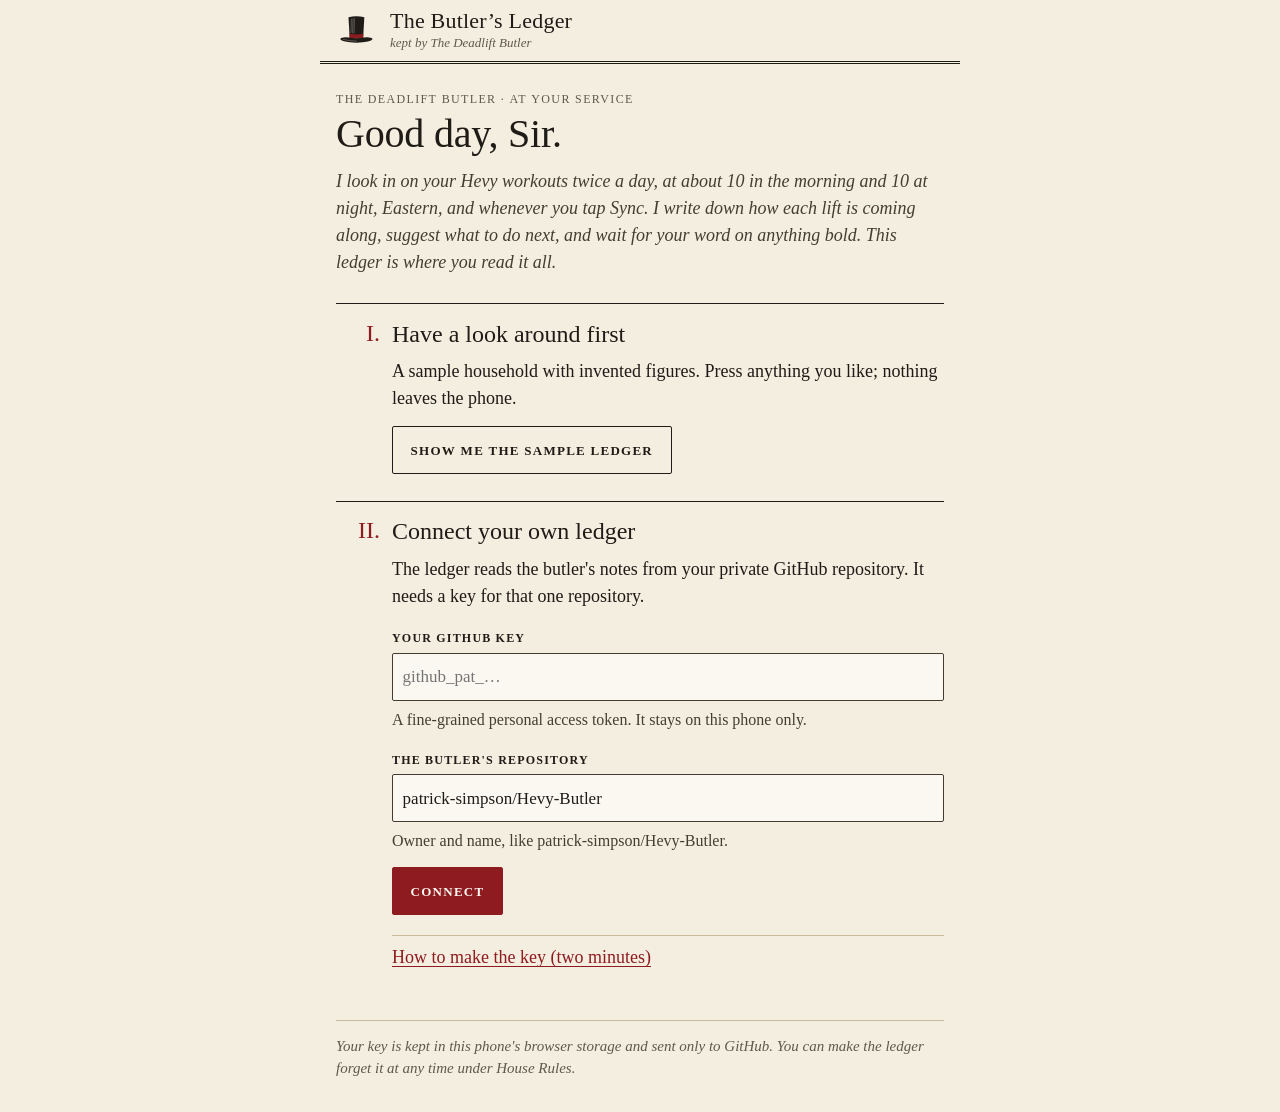
<file: index.html>
<!doctype html>
<html lang="en-US">
<head>
  <meta charset="utf-8">
  <meta name="viewport" content="width=device-width, initial-scale=1, viewport-fit=cover">
  <meta http-equiv="Content-Security-Policy" content="default-src 'self'; script-src 'self'; style-src 'self' https://fonts.googleapis.com; font-src https://fonts.gstatic.com; img-src 'self' data:; connect-src 'self' https://api.github.com; manifest-src 'self'; worker-src 'self'; base-uri 'self'; form-action 'none'; object-src 'none'">
  <meta name="referrer" content="no-referrer">
  <meta name="theme-color" content="#F4EEE1">
  <meta name="color-scheme" content="light">
  <meta name="description" content="The Butler's Ledger: the phone companion to The Deadlift Butler, who keeps an eye on your Hevy workouts.">
  <title>The Butler's Ledger</title>
  <link rel="manifest" href="manifest.webmanifest">
  <link rel="icon" href="icons/icon.svg" type="image/svg+xml">
  <link rel="icon" href="icons/icon-192.png" sizes="192x192" type="image/png">
  <link rel="apple-touch-icon" href="icons/icon-180.png">
  <link rel="preconnect" href="https://fonts.googleapis.com">
  <link rel="preconnect" href="https://fonts.gstatic.com" crossorigin>
  <link rel="stylesheet" href="https://fonts.googleapis.com/css2?family=IM+Fell+English:ital@0;1&family=Source+Serif+4:ital,opsz,wght@0,8..60,400;0,8..60,600;1,8..60,400&display=swap">
  <script src="js/boot.js?b=ledger-v6"></script>
  <link rel="stylesheet" href="styles.css">
  <script type="module" src="js/app.js"></script>
</head>
<body data-route="welcome">
  <a class="skip" href="#main">Skip to the page</a>

  <div class="top">
    <header class="masthead">
      <button id="hat" class="hat" type="button" aria-label="Ring for the butler">
        <svg viewBox="0 0 64 64" aria-hidden="true" focusable="false">
          <path class="hat-crown" d="M19.6 11.2 Q32 8.2 44.4 11.2 L42.6 43.4 Q32 45.4 21.4 43.4 Z"/>
          <path class="hat-band" d="M21.1 37.2 Q32 39.4 42.9 37.2 L42.6 43.4 Q32 45.4 21.4 43.4 Z"/>
          <path class="hat-brim" d="M6.5 45.6 Q8.6 41.6 20.6 43 Q32 45.6 43.4 43 Q55.4 41.6 57.5 45.6 Q55 50.6 32 51.2 Q9 50.6 6.5 45.6 Z"/>
          <g class="hat-hatch">
            <path d="M24.2 14.4 L23.4 35.4"/>
            <path d="M26.6 13.9 L26.0 35.9"/>
            <path d="M28.8 13.6 L28.4 36.2"/>
            <path d="M11.5 46.2 Q20 48.6 32 48.8"/>
          </g>
        </svg>
      </button>
      <div class="mast-title">
        <p class="mast-name">The Butler’s Ledger</p>
        <p class="mast-sub">kept by The Deadlift Butler</p>
      </div>
      <button id="sync" class="sync" type="button" aria-label="Sync: have the butler check Hevy now" hidden>
        <svg viewBox="0 0 24 24" aria-hidden="true" focusable="false"><path d="M19.2 8.6 A8 8 0 1 0 20 13.4"/><path d="M19.6 3.8 L19.4 8.9 L14.4 8.6"/></svg>
        <span class="sync-word" aria-hidden="true">Sync</span>
      </button>
    </header>
    <div id="demo-marker" class="demo-marker" hidden>
      <p><span class="demo-word">Sample household</span> · invented figures</p>
      <button id="leave-demo" type="button" class="link-btn">Leave</button>
    </div>
    <p id="loading" class="loading" role="status" aria-live="polite" hidden></p>
    <p id="pull" class="pull" aria-hidden="true" hidden></p>
  </div>

  <main id="main" tabindex="-1">
    <noscript><p class="page">The butler regrets that this ledger needs JavaScript switched on.</p></noscript>
  </main>

  <p id="slip" class="slip" role="status" aria-live="polite" hidden></p>

  <nav id="tabs" class="tabs" aria-label="Sections of the ledger" hidden>
    <a class="tab" data-route="ledger" href="#/ledger"><span class="tab-num" aria-hidden="true">I</span><span class="tab-name">Ledger</span></a>
    <a class="tab" data-route="awaiting" href="#/awaiting"><span class="tab-num" aria-hidden="true">II<span id="awaiting-count" class="tab-count num" hidden></span></span><span class="tab-name">Awaiting</span></a>
    <a class="tab" data-route="ask" href="#/ask" aria-label="Ask: a word with the butler"><span class="tab-num" aria-hidden="true">III</span><span class="tab-name">Ask</span></a>
    <a class="tab" data-route="book" href="#/book"><span class="tab-num" aria-hidden="true">IV</span><span class="tab-name">Book</span></a>
    <a class="tab" data-route="rules" href="#/rules"><span class="tab-num" aria-hidden="true">V</span><span class="tab-name">Rules</span></a>
  </nav>

  <dialog id="letter" class="letter-dialog" aria-label="A letter from the butler"></dialog>
</body>
</html>
</file>
<file: styles.css>
/* ==========================================================================
   The Butler's Ledger
   --------------------------------------------------------------------------
   TYPE
   - Display: IM Fell English. The Fell types are cut from the 17th-century
     founts Bishop John Fell left to Oxford; Igino Marini's revival keeps the
     slightly uneven, inked edges of letterpress. It reads as "household book
     kept by hand", not "luxury brand", and it is only ever used large
     (headings, numerals, the diary), where its roughness is charm, not noise.
   - Text: Source Serif 4. A sturdy transitional serif with optical sizes,
     open counters and a large x-height, so it stays legible at 4 AM on a
     small Android screen. It also has real tabular lining figures (for every
     number we line up) and old-style figures (for numbers inside prose).
   - Labels: Source Serif 4 in all-small-caps, letter-spaced, like the ruled
     column heads of a ledger.
   We avoid the usual suspects (Inter/Roboto/Poppins, Playfair + a sans).

   COLOUR (light only, by the owner's choice)
   Paper, ink, one oxblood/wax red for action and emphasis, a faded ledger
   green for "climbing" and a muted ochre for "stalled". Every text colour
   below passes WCAG AA (4.5:1) on --paper; see the ratios in the comments.

   HABITS OF MACHINE-MADE UI WE STEERED AROUND
   No purple/blue gradients, glass, glows or soft-shadowed rounded cards in a
   grid; no pill badges, sparkles or emoji standing in for icons; no centred
   hero text. Instead: hairline and double rules, a margin column with a red
   double line, small-caps column heads, tabular figures, one accent colour,
   square-cornered buttons, and pen-drawn SVG marks and charts.
   ========================================================================== */

:root {
  --ledger-build: "ledger-v6";   /* must match sw.js VERSION; see tools/bump_version.py */
  --paper: #F4EEE1;
  --paper-light: #FBF8F1;     /* memos, inputs: a fresher sheet */
  --paper-deep: #E9DFC9;      /* section tabs not in use */
  --paper-edge: #D8CAAA;
  --ink: #1F1B16;             /* 14.8:1 on paper */
  --ink-2: #463D32;           /* 9.2:1 */
  --ink-3: #62584A;           /* 6.0:1 (meta text; 5.3:1 on the tab bar) */
  --rule: #C9BA98;            /* hairlines (decorative) */
  --rule-feint: #BFCBD2;      /* the diary's blue feint lines (decorative) */
  --red: #8E1B1F;             /* oxblood, 7.8:1 */
  --red-rule: #C98A80;        /* the margin's double red line (decorative) */
  --green: #2D5737;           /* ledger green, 7.2:1 */
  --ochre: #7A560D;           /* muted ochre, 5.7:1 */
  --wax: #9B2226;

  --font-display: "IM Fell English", "Iowan Old Style", "Palatino Linotype", Georgia, serif;
  --font-text: "Source Serif 4", "Source Serif Pro", "Iowan Old Style", Georgia, serif;

  --lh: 1.6875rem;            /* the baseline unit: 27px with 18px text */
  --margin: 2.75rem;          /* the ledger's left margin column */
  --gap: 0.75rem;
  --gutter: max(16px, env(safe-area-inset-left));
  --gutter-r: max(16px, env(safe-area-inset-right));
  --tabs-h: 3.75rem;
  --measure: 40rem;
  color-scheme: light;
}

*, *::before, *::after { box-sizing: border-box; }
[hidden] { display: none !important; }

html {
  overscroll-behavior-y: contain;   /* our own pull-to-refresh, not the browser's reload */
  -webkit-text-size-adjust: 100%;
  text-size-adjust: 100%;
  background: var(--paper);
}

body {
  margin: 0;
  min-height: 100vh;
  background: var(--paper);
  color: var(--ink);
  font-family: var(--font-text);
  font-size: 1.125rem;          /* 18px */
  line-height: var(--lh);
  font-optical-sizing: auto;
  font-variant-numeric: oldstyle-nums proportional-nums;
  font-kerning: normal;
  -webkit-tap-highlight-color: transparent;
  padding-bottom: calc(var(--tabs-h) + env(safe-area-inset-bottom) + 1rem);
  overflow-x: hidden;
}

body[data-route="welcome"] { padding-bottom: calc(env(safe-area-inset-bottom) + 2rem); }

p, ul, ol, dl, h1, h2, h3, figure, pre { margin: 0; }
ul, ol { padding: 0; list-style: none; }
button, input, select, textarea { font: inherit; color: inherit; }
a { color: var(--red); text-decoration-thickness: 1px; text-underline-offset: 0.18em; }
b, strong { font-weight: 600; }

.num, table, .chart, .stepper-input, .tally dd, .figures dd, .time {
  font-variant-numeric: tabular-nums lining-nums;
}

:focus-visible {
  outline: 3px solid var(--red);
  outline-offset: 2px;
}

.visually-hidden {
  position: absolute !important;
  width: 1px; height: 1px;
  overflow: hidden; clip: rect(0 0 0 0); clip-path: inset(50%);
  white-space: nowrap;
}

.skip {
  position: absolute; left: -999px; top: 0;
  background: var(--ink); color: var(--paper); padding: 0.5rem 1rem; z-index: 50;
}
.skip:focus { left: var(--gutter); }

/* ------------------------------------------------------------------ top -- */

.top {
  position: sticky;
  top: 0;
  z-index: 20;
  background: var(--paper);
  padding-top: env(safe-area-inset-top);
}

.masthead {
  display: grid;
  grid-template-columns: auto 1fr auto;
  align-items: center;
  column-gap: 0.5rem;
  max-width: var(--measure);
  margin: 0 auto;
  padding: 0.25rem var(--gutter-r) 0.3rem calc(var(--gutter) - 6px);
  /* the engraved thick-thin rule under the masthead */
  border-bottom: 3px double var(--ink);
}

.hat {
  width: 3.25rem; height: 3.25rem;
  padding: 0.35rem;
  border: 0; background: none; cursor: pointer;
  border-radius: 2px;
  touch-action: manipulation;
  -webkit-user-select: none; user-select: none;
  -webkit-touch-callout: none;
}
.hat svg { width: 100%; height: 100%; display: block; overflow: visible; transform-origin: 50% 80%; }
.hat-crown, .hat-brim { fill: var(--ink); }
.hat-band { fill: var(--red); }
.hat-hatch path { fill: none; stroke: var(--paper); stroke-linecap: round; stroke-width: 0.8; opacity: 0.55; }
.hat.is-pressing svg { transform: scale(0.94); transition: transform 0.7s ease-out; }
.hat.is-rung svg { animation: doff 0.5s ease-out; }
@keyframes doff {
  0% { transform: none; }
  35% { transform: translateY(-5px) rotate(-9deg); }
  70% { transform: translateY(0) rotate(3deg); }
  100% { transform: none; }
}

.mast-title { min-width: 0; }
.mast-name {
  font-family: var(--font-display);
  font-size: 1.375rem;
  line-height: 1.6rem;
  letter-spacing: 0.01em;
  white-space: nowrap; overflow: hidden; text-overflow: ellipsis;
}
.mast-sub {
  font-size: 0.8125rem;
  line-height: 1.1rem;
  color: var(--ink-3);
  font-style: italic;
}

.sync {
  display: inline-flex; align-items: center; gap: 0.3rem;
  min-height: 2.75rem; min-width: 2.75rem;
  padding: 0 0.25rem 0 0.4rem;
  border: 0; background: none; cursor: pointer;
  font-variant-caps: all-small-caps; letter-spacing: 0.06em; font-size: 1.0625rem;
  color: var(--ink-2);
}
.sync svg { width: 1.2rem; height: 1.2rem; fill: none; stroke: currentColor; stroke-width: 1.7; stroke-linecap: round; stroke-linejoin: round; }
.sync[aria-busy="true"] svg { animation: turn 1.1s linear infinite; }
.sync[aria-disabled="true"] { cursor: progress; color: var(--ink-3); }
@keyframes turn { to { transform: rotate(360deg); } }

.demo-marker {
  display: flex; align-items: center; justify-content: space-between; gap: 0.5rem;
  max-width: var(--measure); margin: 0 auto;
  padding: 0 var(--gutter-r) 0 var(--gutter);
  min-height: 2.75rem;
  border-bottom: 1px dashed var(--red);
  color: var(--red);
  font-size: 0.9375rem;
  line-height: 1.25rem;
}
.demo-word { font-variant-caps: all-small-caps; letter-spacing: 0.08em; font-weight: 600; font-size: 1.0625rem; }

.loading {
  max-width: var(--measure); margin: 0 auto;
  padding: 0.4rem var(--gutter-r) 0.45rem var(--gutter);
  font-style: italic; color: var(--ink-2);
  font-size: 1rem; line-height: 1.4rem;
  border-bottom: 1px solid var(--rule);
  position: relative;
}
.loading::after {
  content: ""; position: absolute; left: 0; bottom: -1px; height: 1px; width: 30%;
  background: var(--ink);
  animation: pen 1.6s ease-in-out infinite;
}
@keyframes pen { 0% { left: 0; width: 0; } 50% { left: 20%; width: 50%; } 100% { left: 100%; width: 0; } }

.pull {
  text-align: center; font-style: italic; color: var(--ink-3);
  font-size: 0.9375rem; padding: 0.3rem 0;
}

/* ----------------------------------------------------------------- page -- */

main { display: block; outline: none; }

.page {
  position: relative;
  max-width: var(--measure);
  margin: 0 auto;
  padding: 0 var(--gutter-r) 0 var(--gutter);
}

/* The ledger's double red margin line, running down the page under the header. */
.page:not(.welcome):not(.diary)::before {
  content: "";
  position: absolute;
  top: 0; bottom: 0;
  left: calc(var(--gutter) + var(--margin) + var(--gap) / 2 - 2px);
  width: 4px;
  border-left: 1px solid var(--red-rule);
  border-right: 1px solid var(--red-rule);
  pointer-events: none;
}
.page > header {
  position: relative;
  z-index: 1;
  background: var(--paper);
  padding-top: calc(var(--lh) * 0.75);
  padding-bottom: calc(var(--lh) * 0.5);
  border-bottom: 1px solid var(--ink);
  box-shadow: 0 3px 0 -2px var(--ink);  /* a second, finer rule: ledger head */
  margin-bottom: calc(var(--lh) * 0.5);
}

.eyebrow {
  font-variant-caps: all-small-caps;
  letter-spacing: 0.08em;
  font-size: 1.0625rem;
  color: var(--ink-3);
  font-variant-numeric: lining-nums;
}

.display {
  font-family: var(--font-display);
  font-weight: 400;
  font-size: 2.25rem;
  line-height: calc(var(--lh) * 1.5);
  letter-spacing: -0.005em;
  margin-top: calc(var(--lh) * 0.125);
  text-wrap: balance;
}
.display.weary { font-style: italic; color: var(--ink-2); }

.lede {
  font-size: 1.125rem;
  color: var(--ink-2);
  font-style: italic;
  margin-top: calc(var(--lh) * 0.25);
  max-width: 34em;
}

.section {
  padding-left: calc(var(--margin) + var(--gap));
  margin-top: calc(var(--lh) * 1.5);
}

.section-label {
  display: flex; align-items: baseline; gap: 0.6rem;
  font-variant-caps: all-small-caps;
  letter-spacing: 0.09em;
  font-weight: 600;
  font-size: 1.1875rem;
  color: var(--ink);
  margin-bottom: calc(var(--lh) * 0.5);
}
/* The hairline sits level with the label's last line, so a label that wraps
   still reads as label-then-rule rather than a stray dash beside line one. */
.section-label::after {
  content: ""; flex: 1; min-width: 2rem;
  align-self: flex-end;
  margin-bottom: 0.55em;
  border-bottom: 1px solid var(--rule);
}

.meta { color: var(--ink-3); font-size: 1rem; }
.marginal {
  font-style: italic; color: var(--ink-3); font-size: 1rem;
  margin-top: calc(var(--lh) * 0.25);
}
.marginal.warn { color: var(--ochre); font-style: normal; }

/* An entry: a margin column for marks and times, and the body. */
.entry {
  display: grid;
  grid-template-columns: var(--margin) minmax(0, 1fr);
  column-gap: var(--gap);
}
.section .entry { margin-left: calc(-1 * (var(--margin) + var(--gap))); }
.entry > .margin {
  text-align: right;
  padding-top: 0.1rem;
}
.margin-note {
  font-style: italic; font-size: 0.875rem; line-height: 1.2rem; color: var(--ink-3);
  display: inline-block;
  white-space: nowrap;
}
.margin-days { display: flex; flex-direction: column; align-items: flex-end; }
.margin-days .numeral { font-size: 1.625rem; line-height: 1.6rem; color: var(--ink-2); }
.margin-days .margin-note { font-size: 0.8125rem; line-height: 1rem; }
.numeral {
  font-family: var(--font-display);
  font-size: 1.5rem;
  color: var(--red);
}

.empty { padding-left: calc(var(--margin) + var(--gap)); margin-top: var(--lh); }
.empty-head { font-family: var(--font-display); font-size: 1.5rem; line-height: calc(var(--lh) * 1.25); margin-bottom: calc(var(--lh) * 0.25); }
.empty p + p { margin-top: calc(var(--lh) * 0.5); }

/* --------------------------------------------------------------- ledger -- */

/* Workout titles carry numbers ("Full Body 2"), so they use the text face's
   lining figures rather than Fell's old-style ones. */
.workout-title {
  font-weight: 600;
  font-size: 1.5rem;
  line-height: calc(var(--lh) * 1.25);
  font-variant-numeric: lining-nums;
}

/* ---- what awaits your word: the one thing on the Ledger that asks for you */
.due {
  display: flex; align-items: center; justify-content: space-between; gap: 0.75rem;
  min-height: 3rem;
  margin: calc(var(--lh) * 0.5) 0 0 calc(var(--margin) + var(--gap));
  padding: 0.35rem 0.75rem;
  background: var(--paper-light);
  border: 1px solid var(--red);
  border-left-width: 4px;
  color: var(--red);
  text-decoration: none;
  font-weight: 600;
  font-size: 1rem;
  line-height: 1.4rem;
}
.due-n { font-size: 1.1875rem; }
.due-arrow { font-size: 1.25rem; }
.due:active { transform: translateY(1px); }

.ledger > header { margin-bottom: 0; }
.ledger .lede { font-size: 1rem; line-height: 1.5rem; }
.ledger > header + .section, .ledger > .due + .section { margin-top: calc(var(--lh) * 0.75); }

/* ---- the tally: how the lifts are going, and the filter, in one */
.tally {
  display: grid;
  grid-template-columns: repeat(3, minmax(0, 1fr));
  margin-top: calc(var(--lh) * 0.5);
  border-top: 1px solid var(--rule);
  border-bottom: 1px solid var(--rule);
}
.tally-item {
  display: flex; flex-direction: column; align-items: flex-start; justify-content: center;
  min-height: 3.5rem;
  padding: 0.3rem 0 0.35rem 0.6rem;
  border: 0; border-left: 1px solid var(--rule);
  background: none; cursor: pointer; text-align: left;
  touch-action: manipulation;
}
.tally-item:first-child { border-left: 0; padding-left: 0; }
.tally-label {
  display: inline-flex; align-items: center; gap: 0.2rem;
  font-variant-caps: all-small-caps; letter-spacing: 0.07em; font-size: 1rem; font-weight: 600;
  line-height: 1.2rem;
}
.tally-label .mark { width: 1.1rem; height: 1.1rem; flex: none; }
.tally-n { font-size: 1.5rem; line-height: 1.8rem; color: var(--ink); }
.tally-item.is-climbing .tally-label { color: var(--green); }
.tally-item.is-stalled .tally-label { color: var(--ochre); }
.tally-item.is-slipping .tally-label { color: var(--red); }
.tally-item.is-on { background: var(--paper-light); box-shadow: inset 0 -3px 0 var(--red); }
.tally-extra { margin-top: 0.3rem; font-size: 0.9375rem; }

.advice-list { margin-top: calc(var(--lh) * 0.25); }
.advice-list li {
  padding: calc(var(--lh) * 0.25) 0 calc(var(--lh) * 0.25) 0.85rem;
  border-left: 2px solid var(--red);
  margin-top: calc(var(--lh) * 0.5);
}
.advice-lift {
  display: block;
  font-weight: 600;
}
.advice-text { display: block; }

.filters {
  display: flex; flex-wrap: wrap; align-items: center; column-gap: 0.15rem;
  margin: calc(var(--lh) * -0.25) 0 0 -0.5rem;
}
.filter {
  min-height: 2.75rem;
  padding: 0 0.5rem;
  border: 0; background: none; cursor: pointer;
  font-variant-caps: all-small-caps; letter-spacing: 0.06em; font-size: 1.0625rem;
  color: var(--ink-2);
  text-decoration: none;
}
.filter.is-on {
  color: var(--ink);
  font-weight: 600;
  text-decoration: underline;
  text-decoration-thickness: 2px;
  text-underline-offset: 0.35em;
  text-decoration-color: var(--red);
}
.filter-now { padding-left: 0.5rem; font-style: italic; color: var(--ink-2); font-size: 1rem; }

/* Lifts come in groups: this workout, earlier, and not lately. */
.group-head {
  margin-top: calc(var(--lh) * 0.75);
  font-variant-caps: all-small-caps; letter-spacing: 0.07em; font-weight: 600;
  font-size: 1rem; line-height: 1.3rem; color: var(--ink-2);
  font-variant-numeric: lining-nums;
  padding-bottom: 0.2rem;
  border-bottom: 1px solid var(--ink);
}
.group-toggle {
  display: flex; align-items: center; gap: 0.3rem;
  min-height: 2.75rem; padding: 0; width: 100%;
  border: 0; background: none; cursor: pointer; text-align: left;
  font: inherit; color: inherit; letter-spacing: inherit;
}
.group-hint { color: var(--red); font-weight: 400; text-decoration: underline; text-underline-offset: 0.18em; }

/* A lift is one ruled line; tap it to open the figures and the chart. */
.lift-list > .lift { border-bottom: 1px solid var(--rule); }
.lift > .margin { padding-top: 0.55rem; }

.lift-title { font-size: 1.0625rem; line-height: 1.45rem; font-weight: 400; }
.lift-row {
  display: grid;
  grid-template-columns: minmax(0, 1fr) auto;
  column-gap: 0.75rem;
  align-items: start;
  width: 100%;
  min-height: 3.5rem;
  padding: 0.45rem 0 0.4rem;
  border: 0; background: none; cursor: pointer;
  text-align: left; color: inherit;
  touch-action: manipulation;
}
.lift-name { font-weight: 600; font-size: 1.125rem; line-height: 1.45rem; font-variant-numeric: lining-nums; }
.lift-sub { grid-column: 1; color: var(--ink-3); font-size: 0.9375rem; line-height: 1.3rem; }
.lift-sub .num { white-space: nowrap; }
.lift-next { display: block; color: var(--ink-2); }
.lift-next b { color: var(--red); font-weight: 600; }
.lift-best {
  grid-column: 2; grid-row: 1 / span 2;
  display: flex; flex-direction: column; align-items: flex-end;
  font-size: 1.125rem; line-height: 1.45rem; white-space: nowrap;
}
.lift-best-cap {
  font-variant-caps: all-small-caps; letter-spacing: 0.06em; font-size: 0.875rem; line-height: 1.3rem; color: var(--ink-3);
}
.lift.is-open .lift-row { padding-bottom: 0.15rem; }
.lift.is-resting .lift-name { color: var(--ink-2); font-weight: 400; }
.lift-detail { padding-bottom: calc(var(--lh) * 0.5); }
.status { font-variant-caps: all-small-caps; letter-spacing: 0.07em; font-weight: 600; font-size: 1.0625rem; }
.status-climbing { color: var(--green); }
.status-stalled { color: var(--ochre); }
.status-slipping { color: var(--red); }
.status-new { color: var(--ink-2); }
.status-resting { color: var(--ink-3); font-weight: 400; }

.mark { width: 1.6rem; height: 1.6rem; fill: none; stroke-width: 2; stroke-linecap: round; stroke-linejoin: round; }
.mark-climbing { stroke: var(--green); }
.mark-stalled { stroke: var(--ochre); }
.mark-slipping { stroke: var(--red); }
.mark-new { stroke: var(--ink-3); stroke-width: 1.6; }
.mark.mark-resting { stroke: var(--ink-3); opacity: 0.6; stroke-width: 1.6; }

.figures {
  display: grid;
  grid-template-columns: minmax(0, 1fr) minmax(0, 1fr);
  column-gap: 0.75rem;
  margin-top: calc(var(--lh) * 0.25);
}
.figures dt {
  font-variant-caps: all-small-caps; letter-spacing: 0.06em; font-size: 0.9375rem; color: var(--ink-3);
  line-height: 1.2rem;
}
.figures dd { margin: 0; font-size: 1.1875rem; line-height: var(--lh); }
.figures .set { white-space: nowrap; }
.figure-next { grid-column: 1 / -1; margin-top: calc(var(--lh) * 0.25); }
.figure-next dd { display: flex; flex-direction: column; align-items: flex-start; }
.figure-next .next-target { text-align: left; }
.figure-next .next-why { font-size: 0.9375rem; line-height: 1.3rem; }
.figure-next-from { font-size: 0.9375rem; line-height: 1.3rem; color: var(--ink-3); }
.figures .rpe {
  display: block;
  font-size: 0.9375rem; line-height: 1.1rem; color: var(--ink-3);
  font-variant-caps: all-small-caps; letter-spacing: 0.05em;
}

.chart {
  display: block;
  width: 100%;
  height: auto;
  max-height: 8rem;
  margin-top: calc(var(--lh) * 0.25);
  overflow: visible;
}
.chart-rule { stroke: var(--rule); stroke-width: 1; stroke-dasharray: 2 3; }
.chart-base { stroke: var(--ink); stroke-width: 0.75; }
.chart-y, .chart-x { font-family: var(--font-text); font-size: 12.5px; fill: var(--ink-3); }
.chart-note { font-family: var(--font-text); font-size: 12.5px; font-style: italic; fill: var(--ink-2); }
.chart-best { font-family: var(--font-text); font-size: 12.5px; font-style: italic; fill: var(--red); }
.chart-ink { fill: none; stroke: var(--ink); stroke-width: 1.8; stroke-linecap: round; stroke-linejoin: round; }
.chart-gap { fill: none; stroke: var(--ink-3); stroke-width: 1.2; stroke-dasharray: 3 3; opacity: 0.7; stroke-linecap: round; }
.chart-ink-ghost { fill: none; stroke: var(--ink); stroke-width: 1.1; opacity: 0.18; stroke-linecap: round; stroke-linejoin: round; }
.chart-dot { fill: var(--paper); stroke: var(--ink); stroke-width: 1.4; }
.chart-dot.last { fill: var(--ink); }
.chart-dot.best { fill: var(--red); stroke: var(--red); }
.chart-caption { font-size: 0.9375rem; line-height: 1.35rem; color: var(--ink-3); font-style: italic; margin-top: 0.2rem; }

.lift-more { margin-top: 0.1rem; }
.link-btn {
  min-height: 2.75rem;
  padding: 0;
  border: 0; background: none; cursor: pointer;
  color: var(--red);
  text-decoration: underline; text-decoration-thickness: 1px; text-underline-offset: 0.18em;
  font-size: 1rem;
}

.sessions {
  width: 100%;
  border-collapse: collapse;
  font-size: 0.9375rem;
  line-height: 1.35rem;
  margin-bottom: calc(var(--lh) * 0.25);
}
.sessions th {
  text-align: left;
  font-weight: 600;
  font-variant-caps: all-small-caps; letter-spacing: 0.06em;
  color: var(--ink-3);
  border-bottom: 1px solid var(--ink);
  padding: 0.2rem 0.4rem 0.2rem 0;
}
.sessions td {
  padding: 0.35rem 0.4rem 0.35rem 0;
  border-bottom: 1px solid var(--rule);
  vertical-align: top;
}
.sessions .num { text-align: right; white-space: nowrap; }
.sessions th.num { text-align: right; }
.sessions td:first-child { text-align: left; }
.cell-note { display: block; font-style: italic; color: var(--ink-3); }
.set-one { white-space: nowrap; }

/* ------------------------------------------- the after-workout report -- */

/* The latest report heads the Ledger. It is read between sets, half awake,
   so the targets for next time are the largest figures on the page. */
.report .report-head { margin-top: 0; }
.report-kind { margin-top: -0.2rem; font-style: italic; }
.report-message {
  margin-top: calc(var(--lh) * 0.5);
  font-size: 1.1875rem;
  line-height: 1.8rem;
  overflow-wrap: anywhere;
}
.report-fallback {
  margin-top: calc(var(--lh) * 0.5);
  padding-left: 0.75rem;
  border-left: 1px dashed var(--ink-3);
  font-size: 1rem; line-height: 1.5rem; color: var(--ink-2); font-style: italic;
}
.report-fallback-word {
  font-style: normal; font-variant-caps: all-small-caps; letter-spacing: 0.08em; font-weight: 600; color: var(--ink-3);
}
.report.is-fallback .report-figures { border-top-style: dashed; }

/* The figures: ruled ledger lines, label left, figure right. */
.report-figures {
  margin-top: calc(var(--lh) * 0.5);
  border-top: 1px solid var(--ink);
  border-bottom: 1px solid var(--ink);
}
.report-figure {
  display: flex; align-items: baseline; justify-content: space-between; gap: 0.75rem;
  padding: 0.3rem 0;
}
.report-figure + .report-figure { border-top: 1px solid var(--rule); }
.report-figure dt {
  font-variant-caps: all-small-caps; letter-spacing: 0.06em; font-size: 1rem; color: var(--ink-2);
  white-space: nowrap;
}
.report-figure dd {
  margin: 0;
  display: flex; flex-direction: column; align-items: flex-end;
  text-align: right;
}
.report-value { font-size: 1.1875rem; line-height: 1.6rem; font-weight: 600; }
.report-change { font-size: 0.9375rem; line-height: 1.2rem; color: var(--ink-3); font-style: italic; }
.report-figure.is-up .report-change { color: var(--green); font-style: normal; font-weight: 600; }
.report-figure.is-record .report-value { color: var(--red); }
.report-figure.is-none .report-value { font-weight: 400; color: var(--ink-3); font-style: italic; font-size: 1rem; }

.report-part { margin-top: calc(var(--lh) * 0.75); }
.report-label {
  font-variant-caps: all-small-caps; letter-spacing: 0.08em; font-weight: 600; font-size: 1.0625rem;
  color: var(--ink);
  padding-bottom: 0.15rem;
  border-bottom: 1px solid var(--ink);
}

/* Next time: lift on the left, target large on the right, the why beneath. */
.next-list { counter-reset: none; }
.next {
  display: grid;
  grid-template-columns: minmax(0, 1fr) auto;
  column-gap: 0.75rem;
  align-items: baseline;
  padding: 0.45rem 0 0.5rem;
  border-bottom: 1px solid var(--rule);
}
.next-lift { font-weight: 600; font-size: 1.125rem; line-height: 1.45rem; font-variant-numeric: lining-nums; overflow-wrap: anywhere; }
.next-target {
  font-size: 1.5rem; line-height: 1.8rem; font-weight: 600;
  color: var(--red);
  white-space: nowrap;
  text-align: right;
}
.next-why {
  grid-column: 1 / -1;
  font-style: italic; color: var(--ink-2); font-size: 1rem; line-height: 1.4rem;
}

.report-well-list li {
  position: relative;
  padding: 0.3rem 0 0.3rem 1.4rem;
  line-height: 1.5rem;
  overflow-wrap: anywhere;
}
.report-well-list li::before {
  content: "✓"; position: absolute; left: 0.1rem; top: 0.3rem;
  color: var(--green); font-weight: 600;
}
.report-advice .advice-list { margin-top: 0; }
.report-advice .advice-list li:first-child { margin-top: calc(var(--lh) * 0.35); }
.report-more { margin-top: 0.15rem; }

.report-ps {
  margin-top: calc(var(--lh) * 0.75);
  padding-top: calc(var(--lh) * 0.35);
  border-top: 1px solid var(--rule);
  font-style: italic; color: var(--ink-2);
  overflow-wrap: anywhere;
}
.report-ps-mark { font-style: normal; font-variant-caps: all-small-caps; letter-spacing: 0.06em; font-weight: 600; color: var(--ink); }
.report-ps.is-compact { margin-top: calc(var(--lh) * 0.25); padding-top: 0; border-top: 0; font-size: 1rem; line-height: 1.5rem; }

.report.is-empty .lede { margin-top: 0; }

/* The report in brief (the Book, the last rehearsal). */
.report-compact { margin-top: 0.15rem; }
.report-line { margin-top: calc(var(--lh) * 0.25); font-size: 0.9375rem; line-height: 1.35rem; color: var(--ink-2); }
.log-list-next b { font-weight: 600; white-space: nowrap; }
.log-list-next .next-lift { font-size: inherit; line-height: inherit; font-weight: 400; }
.log-list.log-list-next li::before { content: "→"; color: var(--red); }
.rehearsal-text .report-compact > .log-message { margin-top: 0; }

/* ----------------------------------------------- a word with the butler -- */

.ask-list { margin-top: calc(var(--lh) * 0.25); }
.ask-day + .ask-exchange, .ask-exchange + .ask-exchange { margin-top: calc(var(--lh) * 0.75); }
.ask-day { margin-top: calc(var(--lh) * 0.75); }
.ask-day:first-child { margin-top: 0; }
.ask-day-head {
  font-family: var(--font-display); font-weight: 400;
  font-size: 1.25rem; line-height: calc(var(--lh) * 1.1);
  border-bottom: 1px solid var(--rule);
  margin-bottom: calc(var(--lh) * 0.35);
}
.ask-exchange > .margin { display: flex; flex-direction: column; align-items: flex-end; }
.ask-exchange .time { font-size: 1rem; line-height: 1.5rem; color: var(--ink-2); }
.ask-exchange .ampm { font-variant-caps: all-small-caps; letter-spacing: 0.06em; font-size: 0.9375rem; line-height: 1rem; color: var(--ink-3); }

/* His question: a short note in the margin of the book. */
.ask-q { padding: 0.1rem 0 0 0; }
.ask-q-label, .ask-letter-head {
  font-variant-caps: all-small-caps; letter-spacing: 0.08em; font-weight: 600; font-size: 0.9375rem; line-height: 1.3rem;
  color: var(--ink-3);
}
.ask-q-text {
  font-style: italic; color: var(--ink-2);
  white-space: pre-line; overflow-wrap: anywhere;
}

/* The butler's reply: a letter on a fresher sheet, with a fine inner rule. */
.ask-letter {
  position: relative;
  margin-top: calc(var(--lh) * 0.4);
  padding: 0.65rem 0.9rem 0.8rem;
  background: var(--paper-light);
  border: 1px solid var(--paper-edge);
  border-top: 2px solid var(--ink);
  outline-offset: 3px;
}
.ask-letter-head { display: flex; justify-content: space-between; gap: 0.5rem; color: var(--ink-2); }
.ask-letter-when { font-weight: 400; color: var(--ink-3); white-space: nowrap; }
.ask-letter-body { margin-top: 0.2rem; }
.ask-letter-body p { white-space: pre-line; overflow-wrap: anywhere; }
.ask-letter-body p + p { margin-top: calc(var(--lh) * 0.5); }
.ask-letter.is-failed { border-top: 2px solid var(--ochre); background: transparent; border-style: dashed; border-top-style: solid; }
.ask-letter.is-failed .ask-letter-body { font-style: italic; color: var(--ink-2); }
.ask-letter.is-pending { background: transparent; border: 1px dashed var(--ink-3); border-top: 2px solid var(--ink-3); }
.ask-wait { font-style: italic; color: var(--ink); min-height: calc(var(--lh) * 2); }
.ask-wait-meta { margin-top: 0.25rem; font-size: 0.9375rem; line-height: 1.3rem; color: var(--ink-3); }
.ask-noanswer { margin-top: 0.25rem; font-style: italic; }
.ask-empty { margin-top: 0; }
.ask-note { margin-left: calc(var(--margin) + var(--gap)); }
.ask-error { margin-left: calc(var(--margin) + var(--gap)); }

.ask-form { margin-top: 0; }
.ask-input {
  min-height: 7.5rem;
  resize: vertical;
  line-height: 1.5rem;
  font-size: 1.0625rem;
}
.ask-count { text-align: right; font-size: 0.875rem; line-height: 1.3rem; color: var(--ink-3); margin-top: 0.15rem; }
.ask-count.is-near { color: var(--red); font-weight: 600; }
.ask-form .actions { margin-top: 0.25rem; }
.ask-busy { margin: 0 0 0.4rem; font-style: italic; }
.ask-ideas { margin-top: calc(var(--lh) * 0.5); }
.ask-ideas li { line-height: 1.4rem; }
.ask-ideas .link-btn { text-align: left; font-style: italic; min-height: 2.75rem; line-height: 1.4rem; }

/* Earlier conversations, folded like letters in a drawer. */
.ask-fold { border-top: 1px solid var(--rule); }
.ask-fold summary {
  display: flex; flex-wrap: wrap; align-items: baseline; justify-content: space-between; gap: 0 0.75rem;
  min-height: 2.75rem; padding: 0.5rem 0;
  cursor: pointer; list-style: none;
}
.ask-fold summary::-webkit-details-marker { display: none; }
.ask-fold-name { font-weight: 600; color: var(--red); text-decoration: underline; text-decoration-thickness: 1px; text-underline-offset: 0.18em; font-variant-numeric: lining-nums; }
.ask-fold-name::before { content: "▸ "; text-decoration: none; display: inline-block; width: 1rem; }
.ask-fold[open] .ask-fold-name::before { content: "▾ "; }
.ask-fold-meta { font-size: 0.9375rem; color: var(--ink-3); }
.ask-fold-first { font-style: italic; color: var(--ink-3); font-size: 0.9375rem; line-height: 1.35rem; }
.ask-fold .ask-list { padding-bottom: calc(var(--lh) * 0.5); }
.ask-exchange.is-compact .ask-letter-body { font-size: 1rem; line-height: 1.5rem; }
.ask .ask-fine { margin-left: calc(var(--margin) + var(--gap)); }

/* "Think harder": one question to Claude Opus, then the switch turns itself off. */
.ask-think {
  display: flex; align-items: flex-start; gap: 0.75rem;
  margin-top: 0.35rem;
  padding: 0.35rem 0 0.4rem;
  border-top: 1px solid var(--rule);
  border-bottom: 1px solid var(--rule);
}
.ask-think .switch { margin-top: 0.05rem; }
.ask-think .switch:disabled { opacity: 0.45; cursor: default; }
.ask-think-text { display: flex; flex-direction: column; min-width: 0; padding-top: 0.2rem; }
.ask-think-label { font-weight: 600; line-height: 1.4rem; }
.ask-think-help { font-size: 0.9375rem; line-height: 1.35rem; color: var(--ink-3); font-style: italic; }
.ask-think.is-on .ask-think-label { color: var(--red); }
.ask-think.is-on .ask-think-help { color: var(--ink-2); }

/* A careful answer: a double red rule over the letter, and a small mark in its head. */
.ask-letter.is-careful { border-top: 3px double var(--red); }
.ask-careful-mark::before { content: "· "; color: var(--ink-3); font-style: normal; }
.ask-careful-mark {
  margin-left: 0.4rem;
  color: var(--red); font-style: italic; font-weight: 400;
  font-variant-caps: normal; letter-spacing: 0;
  white-space: nowrap; display: inline-block;
  font-size: 0.9375rem;
}

/* ------------------------------------------------- the monthly accounts -- */

/* On the Ledger, under the report: one ruled line that leads to the accounts. */
.acc-line {
  display: flex; align-items: center; justify-content: space-between; gap: 0.75rem;
  min-height: 3rem;
  margin: calc(var(--lh) * 0.75) 0 0 calc(var(--margin) + var(--gap));
  padding: 0.4rem 0 0.45rem;
  border-top: 3px double var(--ink);
  border-bottom: 1px solid var(--rule);
  color: var(--ink);
  text-decoration: none;
}
.acc-line-text { display: flex; flex-direction: column; min-width: 0; }
.acc-line-label {
  font-variant-caps: all-small-caps; letter-spacing: 0.08em; font-weight: 600; font-size: 1.0625rem; line-height: 1.35rem;
  color: var(--red); font-variant-numeric: lining-nums;
}
.acc-line-headline { font-style: italic; color: var(--ink-2); font-size: 1rem; line-height: 1.45rem; overflow-wrap: anywhere; }
.acc-line-arrow { color: var(--red); font-size: 1.25rem; flex: none; }
.acc-line:active { transform: translateY(1px); }
.acc-line.is-none .acc-line-label { color: var(--ink-2); }

.acc-back { color: inherit; }
.acc-notice { margin-left: calc(var(--margin) + var(--gap)); }
.acc-empty .empty-head { margin-top: 0; }
.acc-rules-link { margin-top: calc(var(--lh) * 0.35); font-weight: 600; }
.accounts .acc-fine { margin-left: calc(var(--margin) + var(--gap)); }

/* The statement: a ruled sheet, its head between double rules, its schedules
   numbered in the margin like a formal statement of accounts. */
.acc-latest-wrap { margin-top: calc(var(--lh) * 0.75); }
.acc-statement { outline-offset: 4px; }
.acc-head {
  padding: 0.45rem 0 0.55rem;
  border-top: 3px double var(--ink);
  border-bottom: 1px solid var(--ink);
  box-shadow: 0 3px 0 -2px var(--ink);
  margin-bottom: calc(var(--lh) * 0.5);
}
.acc-head-top { display: flex; justify-content: space-between; align-items: baseline; gap: 0.75rem; }
.acc-head-word {
  font-variant-caps: all-small-caps; letter-spacing: 0.14em; font-weight: 600; font-size: 1rem; line-height: 1.3rem;
  color: var(--ink-2);
}
.acc-no { font-style: italic; color: var(--ink-3); font-size: 0.9375rem; white-space: nowrap; }
.acc-period {
  font-family: var(--font-display); font-weight: 400;
  font-size: 1.875rem; line-height: calc(var(--lh) * 1.3);
  margin-top: 0.1rem;
  text-wrap: balance;
}
.acc-head-meta { font-size: 0.9375rem; line-height: 1.35rem; color: var(--ink-3); font-style: italic; }
.acc-headline {
  font-family: var(--font-display);
  font-size: 1.4375rem; line-height: 1.95rem;
  color: var(--ink);
  text-wrap: pretty;
  overflow-wrap: anywhere;
}
.acc-summary { margin-top: calc(var(--lh) * 0.4); }
.acc-summary-p { white-space: pre-line; overflow-wrap: anywhere; }
.acc-summary-p + .acc-summary-p { margin-top: calc(var(--lh) * 0.5); }

.acc-stamp-line { display: flex; flex-wrap: wrap; align-items: center; gap: 0.35rem 0.75rem; margin-bottom: calc(var(--lh) * 0.4); }
.acc-stamp, .acc-balance-row.is-neglected .acc-verdict {
  display: inline-block;
  border: 1.5px solid var(--red);
  padding: 0 0.4rem;
  color: var(--red);
  font-variant-caps: all-small-caps; letter-spacing: 0.1em; font-weight: 600; font-style: normal;
  line-height: 1.45rem;
  transform: rotate(-2deg);
}
.acc-stamp-note { font-style: italic; color: var(--ink-2); font-size: 1rem; line-height: 1.4rem; }
.acc-statement.is-failed .acc-summary-p { font-style: italic; color: var(--ink-2); }

.acc-part { position: relative; margin-top: calc(var(--lh) * 0.9); }
.acc-label {
  display: block;
  font-variant-caps: all-small-caps; letter-spacing: 0.08em; font-weight: 600; font-size: 1.0625rem; line-height: 1.5rem;
  color: var(--ink);
  padding-bottom: 0.15rem;
  border-bottom: 1px solid var(--ink);
}
.acc-roman {
  position: absolute;
  left: calc(-1 * (var(--margin) + var(--gap)));
  width: var(--margin);
  text-align: right;
  font-family: var(--font-display); font-weight: 400;
  font-variant-caps: normal; letter-spacing: 0;
  font-size: 1.125rem; line-height: 1.5rem;
  color: var(--red);
}
.acc-highlights { margin-top: 0.2rem; }

/* Tables: ruled lines, column heads in small capitals, figures to the right. */
.acc-table { width: 100%; border-collapse: collapse; font-size: 1rem; line-height: 1.4rem; }
.acc-table th, .acc-table td { padding: 0.35rem 0; text-align: left; vertical-align: baseline; }
.acc-table thead th {
  font-weight: 600; font-variant-caps: all-small-caps; letter-spacing: 0.07em; font-size: 0.9375rem;
  color: var(--ink-3);
  padding-top: 0.25rem; padding-bottom: 0.2rem;
  border-bottom: 1px solid var(--rule);
}
.acc-table tbody tr + tr { border-top: 1px solid var(--rule); }
.acc-table tbody tr:last-child { border-bottom: 1px solid var(--ink); }
.acc-table .num { text-align: right; padding-left: 0.75rem; white-space: nowrap; }
.acc-table tbody th { font-weight: 400; }
.acc-figures tbody th { font-variant-caps: all-small-caps; letter-spacing: 0.06em; color: var(--ink-2); font-size: 1.0625rem; white-space: nowrap; }
.acc-figures .acc-now { font-weight: 600; font-size: 1.125rem; }
.acc-before { color: var(--ink-3); }
.acc-before.is-none { color: var(--rule); }
.acc-figures tr.is-record .acc-now { color: var(--red); }
.acc-figures tr.is-down .acc-now { color: var(--ochre); }
.acc-sub {
  margin-top: calc(var(--lh) * 0.5);
  font-variant-caps: all-small-caps; letter-spacing: 0.07em; font-size: 0.9375rem; font-weight: 600; color: var(--ink-3);
}
.acc-tally { margin-top: 0.1rem; }
.acc-tally .tally-item { cursor: default; min-height: 3.25rem; }
.acc-tally dd { margin: 0; }

.acc-groups tbody th { width: 100%; }
.acc-group { display: block; line-height: 1.35rem; }
.acc-groups .acc-now { font-weight: 600; }
.acc-groups tr.is-down .acc-now { color: var(--ochre); }
.acc-bar { display: block; width: 100%; max-width: 15rem; height: 0.6rem; margin-top: 0.2rem; overflow: visible; }
.acc-bar-now { stroke: var(--ink); stroke-width: 3; vector-effect: non-scaling-stroke; }
.acc-bar-before { stroke: var(--ink-3); stroke-width: 1.25; vector-effect: non-scaling-stroke; }
.acc-legend { margin-top: 0.3rem; font-size: 0.875rem; line-height: 1.3rem; color: var(--ink-3); font-style: italic; }
.acc-key { display: inline-block; width: 1.4rem; vertical-align: middle; margin-left: 0.2rem; }
.acc-key-now { border-top: 3px solid var(--ink); }
.acc-key-before { border-top: 1.25px solid var(--ink-3); margin-left: 0.6rem; }

/* The balance: each area with its verdict, styled so the three can't be confused. */
.acc-balance-row {
  display: grid; grid-template-columns: minmax(0, 1fr) auto; column-gap: 0.75rem; align-items: baseline;
  padding: 0.4rem 0 0.45rem;
  border-bottom: 1px solid var(--rule);
}
.acc-area { font-weight: 600; font-size: 1.0625rem; overflow-wrap: anywhere; }
.acc-verdict { font-variant-caps: all-small-caps; letter-spacing: 0.08em; font-weight: 600; font-size: 1.0625rem; white-space: nowrap; }
.acc-balance-row.is-well-fed .acc-verdict { color: var(--green); border-bottom: 3px double var(--green); line-height: 1.2rem; }
.acc-balance-row.is-about-right .acc-verdict { color: var(--ink-2); font-weight: 400; font-style: italic; }
.acc-balance-row.is-neglected .acc-verdict { margin-right: 0.15rem; }
.acc-note { grid-column: 1 / -1; font-style: italic; color: var(--ink-2); font-size: 1rem; line-height: 1.4rem; margin-top: 0.1rem; overflow-wrap: anywhere; }

/* Stalls: the lift, then cause and remedy as a pair of ruled entries. */
.acc-stall { padding: 0.45rem 0 0.5rem; border-bottom: 1px solid var(--rule); }
.acc-stall-lift { font-weight: 600; font-size: 1.0625rem; line-height: 1.45rem; font-variant-numeric: lining-nums; overflow-wrap: anywhere; }
.acc-cr > div { display: grid; grid-template-columns: 4.6rem minmax(0, 1fr); column-gap: 0.5rem; margin-top: 0.25rem; }
.acc-cr dt { font-variant-caps: all-small-caps; letter-spacing: 0.07em; font-weight: 600; font-size: 0.9375rem; line-height: 1.4rem; color: var(--ink-3); }
.acc-cr dd { margin: 0; font-size: 1rem; line-height: 1.45rem; overflow-wrap: anywhere; }
/* On a narrow phone the label goes above its text, so the text has the full width. */
@media (max-width: 25rem) {
  .acc-cr > div { grid-template-columns: 1fr; }
  .acc-cr dd { margin-top: 0.05rem; }
}
.acc-cause dd { color: var(--ink-2); font-style: italic; }
.acc-remedy dt { color: var(--red); }

/* Hevy Trainer settings: the setting, the change in red, the reason beneath. */
.acc-setting {
  display: flex; flex-direction: column;
  padding: 0.45rem 0 0.5rem;
  border-bottom: 1px solid var(--rule);
}
.acc-setting-name {
  font-variant-caps: all-small-caps; letter-spacing: 0.07em; font-weight: 600; font-size: 1.0625rem; line-height: 1.35rem;
  color: var(--ink-2);
}
.acc-setting-to { color: var(--red); font-weight: 600; font-size: 1.1875rem; line-height: 1.55rem; overflow-wrap: anywhere; }
.acc-arrow { font-weight: 400; }
.acc-setting-why { font-style: italic; color: var(--ink-2); font-size: 1rem; line-height: 1.4rem; margin-top: 0.15rem; }

/* For the month ahead: three points, numbered like the minutes of a meeting. */
.acc-focus li {
  display: grid; grid-template-columns: 1.75rem minmax(0, 1fr); column-gap: 0.4rem; align-items: baseline;
  padding: 0.4rem 0 0.45rem;
  border-bottom: 1px solid var(--rule);
}
.acc-focus-n { font-family: var(--font-display); font-size: 1.375rem; color: var(--red); font-variant-numeric: lining-nums; }
.acc-focus-text { font-size: 1.0625rem; line-height: 1.5rem; overflow-wrap: anywhere; }

.acc-ps { margin-top: calc(var(--lh) * 0.9); }
.acc-part:last-of-type .acc-focus li:last-child, .acc-part:last-of-type .acc-settings li:last-child,
.acc-part:last-of-type .acc-stall:last-child, .acc-part:last-of-type .acc-balance-row:last-child { border-bottom: 0; }

/* Every lift, first to last: folded away. */
.acc-lifts { margin-top: calc(var(--lh) * 0.75); border-top: 1px solid var(--rule); }
.acc-lifts summary, .acc-fold summary {
  display: flex; flex-wrap: wrap; align-items: baseline; justify-content: space-between; gap: 0 0.75rem;
  min-height: 2.75rem; padding: 0.5rem 0;
  cursor: pointer; list-style: none;
}
.acc-lifts summary::-webkit-details-marker, .acc-fold summary::-webkit-details-marker { display: none; }
.acc-fold-name { font-weight: 600; color: var(--red); text-decoration: underline; text-decoration-thickness: 1px; text-underline-offset: 0.18em; font-variant-numeric: lining-nums; }
.acc-fold-name::before { content: "▸ "; display: inline-block; width: 1rem; text-decoration: none; }
.acc-lifts[open] > summary .acc-fold-name::before, .acc-fold[open] > summary .acc-fold-name::before { content: "▾ "; }
.acc-lift-list { border-bottom: 1px solid var(--ink); }
.acc-lift { padding: 0.4rem 0 0.45rem; border-top: 1px solid var(--rule); }
.acc-lift-head { display: flex; justify-content: space-between; align-items: baseline; gap: 0.75rem; }
.acc-lift-name { font-weight: 600; font-size: 1.0625rem; line-height: 1.4rem; font-variant-numeric: lining-nums; min-width: 0; }
.acc-lift-head .status { flex: none; font-size: 1rem; }
.acc-lift-sets { font-size: 1rem; line-height: 1.45rem; color: var(--ink-2); }
.acc-from, .acc-to { white-space: nowrap; }
.acc-from { color: var(--ink-3); }
.acc-to { font-weight: 600; color: var(--ink); }
.acc-arrow-to { color: var(--red); }
.acc-rpe { font-weight: 400; font-size: 0.875rem; color: var(--ink-3); }
.acc-lift-n { color: var(--ink-3); font-style: italic; white-space: nowrap; }

.acc-foot {
  display: flex; flex-wrap: wrap; justify-content: space-between; gap: 0.15rem 1rem;
  margin-top: calc(var(--lh) * 0.9);
  padding-top: 0.4rem;
  border-top: 3px double var(--ink);
  font-size: 0.9375rem; line-height: 1.35rem; color: var(--ink-3); font-style: italic;
}
.acc-foot-sign { font-family: var(--font-display); font-size: 1.0625rem; color: var(--ink-2); }
.acc-foot-sign:only-child { margin-left: auto; }

/* Earlier statements, folded like papers in a drawer. */
.acc-fold { border-top: 1px solid var(--rule); }
.acc-fold:last-child { border-bottom: 1px solid var(--rule); }
.acc-fold-meta { font-size: 0.9375rem; color: var(--ink-3); }
.acc-fold-headline { flex-basis: 100%; font-style: italic; color: var(--ink-2); font-size: 0.9375rem; line-height: 1.35rem; padding-left: 1rem; }
.acc-fold > .acc-statement { padding: 0.25rem 0 calc(var(--lh) * 0.75); }
.acc-fold .acc-period { font-size: 1.5rem; }

/* Request the big picture now. */
.acc-request.is-top { margin-top: calc(var(--lh) * 0.75); }
.acc-confirm {
  margin-top: calc(var(--lh) * 0.25);
  padding: 0.6rem 0.8rem 0.75rem;
  background: var(--paper-light);
  border: 1px solid var(--paper-edge);
  border-top: 2px solid var(--red);
}
.acc-confirm-q { font-size: 1.0625rem; line-height: 1.55rem; }
.acc-confirm .actions { margin-top: 0.5rem; }
.acc-pending {
  padding: 0.6rem 0.8rem 0.7rem;
  border: 1px dashed var(--ink-3);
  border-top: 2px solid var(--ink-3);
}
.acc-wait { font-style: italic; min-height: calc(var(--lh) * 2); }
.acc-wait-meta { margin-top: 0.25rem; font-size: 0.9375rem; line-height: 1.35rem; color: var(--ink-3); }
.acc-req-note { margin-top: calc(var(--lh) * 0.5); }

/* ------------------------------------------------------------- buttons -- */

.actions {
  display: flex; flex-wrap: wrap; align-items: center; gap: 0.5rem 0.75rem;
  margin-top: calc(var(--lh) * 0.5);
}
.actions.stack { flex-direction: column; align-items: stretch; }

.btn {
  display: inline-flex; align-items: center; justify-content: center;
  min-height: 3rem;
  padding: 0.25rem 1.1rem;
  border: 1.5px solid var(--ink);
  border-radius: 2px;
  background: transparent;
  color: var(--ink);
  cursor: pointer;
  font-size: 1.125rem;
  font-variant-caps: all-small-caps;
  letter-spacing: 0.07em;
  font-weight: 600;
  line-height: 1.2;
  text-align: center;
  touch-action: manipulation;
}
.btn:active { transform: translateY(1px); }
.btn:disabled { opacity: 0.45; cursor: default; transform: none; }
.btn-primary { background: var(--red); border-color: var(--red); color: var(--paper-light); }
/* Nothing to save: a quiet outline, not a faded pink slab. */
.btn-primary:disabled { background: transparent; border-color: var(--rule); color: var(--ink-3); opacity: 1; }
.btn-quiet {
  border-color: transparent; color: var(--red); padding-left: 0.25rem; padding-right: 0.25rem;
  font-variant-caps: normal; letter-spacing: 0; font-weight: 400;
  text-decoration: underline; text-decoration-thickness: 1px; text-underline-offset: 0.18em;
}
.btn-danger { border-color: var(--red); color: var(--red); }

/* ------------------------------------------------------------- notices -- */

.notice {
  margin-top: calc(var(--lh) * 0.5);
  padding: 0.5rem 0.75rem;
  border-left: 3px solid var(--ink-3);
  background: var(--paper-light);
  font-size: 1rem;
  line-height: 1.5rem;
}
.notice.bad { border-left-color: var(--red); }
.notice.warn { border-left-color: var(--ochre); }
.notice.ok { border-left-color: var(--green); }
.notice p + p, .notice p + .btn { margin-top: 0.4rem; }
.notice-head { font-weight: 600; }
.memos > .notice { margin-left: calc(var(--margin) + var(--gap)); margin-bottom: var(--lh); }

.checklist { margin-top: calc(var(--lh) * 0.25); }
.checklist li {
  display: grid;
  grid-template-columns: 1.5rem minmax(0, 1fr);
  column-gap: 0.35rem;
  padding: 0.3rem 0;
  border-bottom: 1px solid var(--rule);
}
.checklist .tick { font-weight: 600; text-align: center; }
.checklist .ok .tick { color: var(--green); }
.checklist .bad .tick { color: var(--red); }
.checklist .off .tick { color: var(--ink-3); }
.checklist .check-note {
  grid-column: 2;
  font-size: 0.9375rem; line-height: 1.4rem; color: var(--ink-2); font-style: italic;
}
.checklist .bad .check-note { color: var(--red); font-style: normal; }

/* ----------------------------------------------------------- awaiting -- */

.memos { padding-bottom: var(--lh); }
.memo {
  position: relative;
  margin: calc(var(--lh) * 0.5) 0 calc(var(--lh) * 1) calc(var(--margin) + var(--gap));
  padding: calc(var(--lh) * 0.5) 1rem calc(var(--lh) * 0.75);
  background: var(--paper-light);
  border: 1px solid var(--paper-edge);
  border-top: 3px solid var(--ink);
}
.memo-no {
  display: flex; justify-content: space-between;
  font-variant-caps: all-small-caps; letter-spacing: 0.08em; color: var(--ink-3); font-size: 1rem;
}
.memo-title {
  font-weight: 600;
  font-variant-numeric: lining-nums;
  font-size: 1.3125rem;
  line-height: calc(var(--lh) * 1.125);
  margin-top: 0.15rem;
}
.memo-intro { margin-top: calc(var(--lh) * 0.5); font-style: italic; color: var(--ink-2); }
.memo-raw { margin-top: calc(var(--lh) * 0.5); white-space: pre-wrap; overflow-wrap: anywhere; }
.memo-items { margin-top: calc(var(--lh) * 0.5); counter-reset: item; }
.memo-items li {
  counter-increment: item;
  position: relative;
  padding: calc(var(--lh) * 0.25) 0 calc(var(--lh) * 0.25) 1.6rem;
  border-top: 1px solid var(--rule);
}
.memo-items li::before {
  content: counter(item, lower-roman) ".";
  position: absolute; left: 0; top: calc(var(--lh) * 0.25);
  font-family: var(--font-display); color: var(--red);
}
.item-desc { font-weight: 600; overflow-wrap: anywhere; }
.item-reason { font-style: italic; color: var(--ink-2); font-size: 1rem; }
.memo-link { margin-top: calc(var(--lh) * 0.5); font-size: 1rem; }
.memo-actions .btn { flex: 1 1 8rem; }
.memo-status {
  margin-top: calc(var(--lh) * 0.5);
  padding-right: 6.5rem;           /* leave room for the seal */
  min-height: 4.5rem;
  font-style: italic;
  color: var(--ink-2);
  outline-offset: 4px;
}
.memo-status.phase-done { font-style: normal; color: var(--ink); }
.memo.is-decline .memo-status, .memo.is-moot .memo-status { padding-right: 0; min-height: 0; }
.memo-status.phase-checking, .memo-status.phase-sending { padding-right: 0; min-height: 0; }
.memo-moot-reply { margin-top: 0.4rem; font-style: normal; font-size: 1rem; line-height: 1.5rem; color: var(--ink-2); }
.memo.is-moot { border-top-color: var(--ink-3); }
.memo.is-moot .memo-title, .memo.is-moot .memo-items { color: var(--ink-3); }
.reply-label { display: block; font-variant-caps: all-small-caps; letter-spacing: 0.06em; font-weight: 600; font-style: normal; color: var(--ink-3); }
.memo.is-decline .item-desc { text-decoration: line-through; text-decoration-color: var(--red); text-decoration-thickness: 1.5px; }

/* The wax seal. */
.seal {
  position: absolute;
  right: -0.6rem;
  bottom: -1.4rem;
  width: 7.25rem; height: 7.25rem;
  transform: rotate(-8deg);
  pointer-events: none;
}
.seal-svg { width: 100%; height: 100%; display: block; overflow: visible; }
.seal-ring { fill: none; stroke: #6b1216; stroke-width: 1.6; opacity: 0.85; }
.seal-ring-hi { fill: none; stroke: #c4484e; stroke-width: 0.8; opacity: 0.6; }
.seal-hat path { fill: #6b1216; stroke: #c4484e; stroke-width: 0.6; }
.seal-hat .seal-band { fill: #b8343a; stroke: none; }
.seal-word {
  font-family: var(--font-display);
  font-size: 10.5px;
  letter-spacing: 0.22em;
  fill: #f1d3cf;
}
.seal.is-stamping { animation: stamp 0.62s cubic-bezier(.2, .9, .3, 1.1) both; }
.memo:has(.seal.is-stamping) { animation: thump 0.62s ease-out; }
@keyframes stamp {
  0% { transform: translate(-0.5rem, -1.2rem) scale(1.9) rotate(-26deg); opacity: 0; }
  50% { opacity: 1; transform: scale(0.9) rotate(-6deg); }
  64% { transform: scale(1.06) rotate(-9deg); }
  100% { transform: scale(1) rotate(-8deg); }
}
@keyframes thump {
  0%, 46% { transform: none; }
  52% { transform: translateY(2px); }
  70% { transform: translateY(-0.5px); }
  100% { transform: none; }
}
.declined-mark {
  display: inline-block;
  margin-top: calc(var(--lh) * 0.5);
  padding: 0 0.6rem;
  border: 2px solid var(--ink-2);
  color: var(--ink-2);
  font-variant-caps: all-small-caps; letter-spacing: 0.12em; font-weight: 600; font-size: 1.125rem;
  transform: rotate(-3deg);
}

/* ---------------------------------------------------------------- book -- */

.book-day { margin-top: calc(var(--lh) * 1); }
.day-head {
  font-family: var(--font-display);
  font-weight: 400;
  font-size: 1.375rem;
  line-height: calc(var(--lh) * 1.25);
  padding-left: calc(var(--margin) + var(--gap));
  border-bottom: 1px solid var(--ink);
}
.book-day-list > .log {
  padding: calc(var(--lh) * 0.5) 0;
  border-bottom: 1px solid var(--rule);
}
.log .margin { display: flex; flex-direction: column; align-items: flex-end; }
.log .time { font-size: 1rem; line-height: var(--lh); color: var(--ink-2); }
.log .ampm { font-variant-caps: all-small-caps; letter-spacing: 0.06em; font-size: 0.9375rem; line-height: 1rem; color: var(--ink-3); }
.log-kind { line-height: var(--lh); }
.kind-label {
  font-variant-caps: all-small-caps; letter-spacing: 0.08em; font-weight: 600; font-size: 1.125rem;
}
.kind-note { color: var(--ink-3); font-style: italic; font-size: 1rem; }
.log-message { margin-top: 0.15rem; }
.log-list { margin-top: calc(var(--lh) * 0.25); }
.log-list-label {
  font-variant-caps: all-small-caps; letter-spacing: 0.06em; font-size: 0.9375rem; color: var(--ink-3); line-height: 1.3rem;
}
.log-list li { position: relative; padding-left: 1rem; font-size: 1rem; line-height: 1.5rem; overflow-wrap: anywhere; }
.log-list li::before { content: "–"; position: absolute; left: 0; color: var(--ink-3); }
.log-list-done li::before { content: "✓"; color: var(--green); }
.log-list-ignored li { color: var(--ink-3); text-decoration: line-through; text-decoration-color: var(--ink-3); }

.log-review .kind-label { color: var(--ink); }
.log-approval .kind-label { color: var(--green); }
.log-approval .kind-label::before { content: "✓ "; }
.log-decline .kind-label { color: var(--red); }
.log-decline .log-message { font-style: italic; color: var(--ink-2); }
.log-baseline .kind-label { color: var(--ochre); text-decoration: underline double; text-underline-offset: 0.2em; }
.log-note .kind-label { color: var(--ink-2); }
.log-note .log-message { font-family: var(--font-display); font-style: italic; font-size: 1.1875rem; line-height: var(--lh); }
.log-fallback .kind-label { color: var(--ink-3); }
.log-fallback .body { border-left: 1px dashed var(--ink-3); padding-left: 0.75rem; }
.log-rehearsal .body {
  border: 1px dashed var(--ink-2);
  padding: 0.35rem 0.75rem 0.5rem;
  background: repeating-linear-gradient(-45deg, transparent 0 9px, rgba(31, 27, 22, 0.035) 9px 10px);
}
.log-rehearsal .kind-label { color: var(--ink-2); }

/* --------------------------------------------------------------- rules -- */

.rule {
  padding: calc(var(--lh) * 0.5) 0;
  border-top: 1px solid var(--rule);
}
.section-label + .rule { border-top: 0; padding-top: 0; }
fieldset.rule { margin: 0; border-left: 0; border-right: 0; border-bottom: 0; padding-left: 0; padding-right: 0; min-width: 0; }
.rule-label { display: block; font-weight: 600; line-height: var(--lh); padding: 0; }
.rule.is-changed .rule-label::after {
  content: " · changed";
  font-weight: 400; font-style: italic; color: var(--red); font-size: 1rem;
}
.field-help { font-size: 1rem; line-height: 1.5rem; color: var(--ink-2); margin-top: 0.25rem; }
.range { font-size: 0.875rem; color: var(--ink-3); line-height: 1.3rem; margin-top: 0.15rem; }

.stepper {
  display: flex; align-items: stretch; flex-wrap: wrap;
  margin-top: 0.35rem;
}
.stepper-btn {
  width: 3rem; height: 3rem;
  border: 1.5px solid var(--ink);
  background: var(--paper-light);
  font-size: 1.5rem; line-height: 1;
  cursor: pointer;
  touch-action: manipulation;
  border-radius: 0;
}
.stepper-btn:first-child { border-radius: 2px 0 0 2px; }
.stepper-btn:nth-child(3) { border-radius: 0 2px 2px 0; }
.stepper-btn:disabled { color: var(--ink-3); opacity: 0.5; cursor: default; }
.stepper-input {
  width: 4.75rem; height: 3rem;
  border: 1.5px solid var(--ink);
  border-left: 0; border-right: 0;
  border-radius: 0;
  background: var(--paper-light);
  text-align: center;
  font-size: 1.25rem;
  -moz-appearance: textfield;
  appearance: textfield;
}
.stepper-input::-webkit-outer-spin-button, .stepper-input::-webkit-inner-spin-button { -webkit-appearance: none; margin: 0; }
.unit { align-self: center; margin-left: 0.6rem; font-style: italic; color: var(--ink-2); }

.choices { margin-top: 0.25rem; }
.choice-opt {
  display: flex; align-items: center; gap: 0.6rem;
  min-height: 2.75rem;
  cursor: pointer;
  line-height: 1.4rem;
}
.choice-opt input { width: 1.3rem; height: 1.3rem; accent-color: var(--red); margin: 0; flex: none; }
.choice-text { display: flex; flex-direction: column; padding: 0.25rem 0; }
.choice-name { font-weight: 600; }
.choice-note { font-size: 0.9375rem; line-height: 1.3rem; color: var(--ink-3); font-style: italic; }

.toggle-rule .rule-label { margin-bottom: 0.25rem; }
.switch {
  flex: none;
  display: inline-flex; align-items: center; gap: 0.6rem;
  min-height: 2.75rem; min-width: 2.75rem;
  padding: 0; border: 0; background: none; cursor: pointer;
  touch-action: manipulation;
}
.switch-box {
  position: relative;
  flex: none;
  width: 3.1rem; height: 1.75rem;
  border: 1.5px solid var(--ink);
  border-radius: 2px;
  background: var(--paper-light);
  transition: background-color 0.15s;
}
.switch-knob {
  position: absolute; top: 2px; left: 2px;
  width: 1.25rem; height: calc(1.75rem - 7px);
  background: var(--ink);
  border-radius: 1px;
  transition: transform 0.15s;
}
.switch.is-on .switch-box { background: var(--green); border-color: var(--green); }
.switch.is-on .switch-knob { transform: translateX(calc(3.1rem - 1.25rem - 7px)); background: var(--paper-light); }
.switch-word { font-variant-caps: all-small-caps; letter-spacing: 0.07em; font-weight: 600; min-width: 2rem; text-align: left; }

.routine-list { margin-top: calc(var(--lh) * 0.5); }
.routine {
  display: flex; align-items: center; justify-content: space-between; gap: 0.75rem;
  padding: 0.35rem 0;
  border-top: 1px solid var(--rule);
}
.routine:last-child { border-bottom: 1px solid var(--rule); }
.routine-text { display: flex; flex-direction: column; min-width: 0; }
.routine-title { font-weight: 600; overflow-wrap: anywhere; }
.routine .meta { font-size: 0.9375rem; line-height: 1.3rem; }

.save-bar.is-dirty {
  position: sticky;
  bottom: calc(var(--tabs-h) + env(safe-area-inset-bottom));
  z-index: 5;
}
.save-bar {
  margin: calc(var(--lh) * 1) 0 0 calc(var(--margin) + var(--gap));
  padding: 0.5rem 0 0.75rem;
  background: var(--paper);
  border-top: 3px double var(--ink);
}
.save-bar .actions { margin-top: 0.4rem; }
.save-state { font-style: italic; color: var(--ink-2); font-size: 1rem; line-height: 1.4rem; }
.save-bar.is-dirty .save-state { color: var(--red); font-style: normal; }

.rounds-line { margin-bottom: 0.2rem; }
.rehearsal-text {
  margin-top: calc(var(--lh) * 0.25);
  padding: 0.6rem 0.75rem;
  background: var(--paper-light);
  border: 1px dashed var(--ink-3);
  font-size: 1rem;
  line-height: 1.5rem;
  overflow-wrap: anywhere;
}
.rehearsal-text > p + p, .rehearsal-text > .log-list + p, .rehearsal-text > .log-list-label { margin-top: 0.5rem; }
.rehearsal-text > .log-list { margin-top: 0.15rem; }

/* ------------------------------------------------------------- welcome -- */

.welcome > header { border-bottom: 0; box-shadow: none; padding-bottom: 0; }
.welcome .display { font-size: 2.5rem; }
.welcome .lede { margin-top: calc(var(--lh) * 0.5); }
.welcome .entry {
  margin-top: calc(var(--lh) * 1);
  padding-top: calc(var(--lh) * 0.5);
  border-top: 1px solid var(--ink);
}
.welcome .entry .body p { margin-top: calc(var(--lh) * 0.25); }
.h2 {
  font-family: var(--font-display);
  font-weight: 400;
  font-size: 1.5rem;
  line-height: calc(var(--lh) * 1.25);
}

.connect-form { margin-top: calc(var(--lh) * 0.5); }
.field { margin-top: calc(var(--lh) * 0.5); }
.field-label {
  display: block;
  font-variant-caps: all-small-caps; letter-spacing: 0.07em; font-weight: 600; font-size: 1.0625rem;
}
.field-input {
  display: block;
  width: 100%;
  min-height: 3rem;
  margin-top: 0.15rem;
  padding: 0.4rem 0.6rem;
  border: 1.5px solid var(--ink-2);
  border-radius: 2px;
  background: var(--paper-light);
  font-size: 1.0625rem;
}
.field-input:focus-visible { outline-offset: 0; }
.verify { margin-top: calc(var(--lh) * 0.5); }
.verify-note { margin-top: 0.5rem; font-size: 1rem; line-height: 1.5rem; }
.verify-note.bad { color: var(--red); }
.verify-note.warn { color: var(--ochre); }
.verify-note.ok { color: var(--green); font-weight: 600; }

.howto { margin-top: calc(var(--lh) * 0.75); border-top: 1px solid var(--rule); }
.howto summary {
  min-height: 2.75rem;
  display: flex; align-items: center;
  cursor: pointer;
  color: var(--red);
  text-decoration: underline; text-underline-offset: 0.18em; text-decoration-thickness: 1px;
}
.steps { counter-reset: step; }
.steps li {
  counter-increment: step;
  position: relative;
  padding: 0.25rem 0 0.25rem 1.9rem;
  font-size: 1rem; line-height: 1.5rem;
}
.steps li::before {
  content: counter(step) ".";
  position: absolute; left: 0;
  font-family: var(--font-display); font-size: 1.125rem; color: var(--red);
  font-variant-numeric: lining-nums;
}
.fineprint {
  margin: calc(var(--lh) * 1.5) 0 0;
  padding-top: calc(var(--lh) * 0.5);
  border-top: 1px solid var(--rule);
  font-size: 0.9375rem; line-height: 1.4rem; color: var(--ink-3); font-style: italic;
}

/* --------------------------------------------------------------- diary -- */

.diary { --feint: 2rem; }
.diary-head {
  border-bottom: 0 !important; box-shadow: none !important;
  padding-bottom: 0 !important;
}
.diary-private {
  display: inline-block;
  font-variant-caps: all-small-caps; letter-spacing: 0.16em; font-weight: 600;
  color: var(--red);
  border: 1.5px solid var(--red);
  padding: 0 0.5rem;
  transform: rotate(-2deg);
}
.diary-title {
  font-family: var(--font-display);
  font-weight: 400; font-style: italic;
  font-size: 1.875rem;
  line-height: 2.4rem;
  margin-top: 0.5rem;
}
.diary-gasp { margin-top: 0.5rem; font-weight: 600; }
.diary-sigh { font-style: italic; color: var(--ink-2); }

.diary-paper {
  margin-top: 1rem;
  padding: var(--feint) 1rem var(--feint) 3rem;
  background-color: #F8F2E4;
  background-image:
    linear-gradient(to right, transparent 2.1rem, var(--red-rule) 2.1rem, var(--red-rule) calc(2.1rem + 1px), transparent calc(2.1rem + 1px)),
    repeating-linear-gradient(to bottom, transparent 0, transparent calc(var(--feint) - 1px), var(--rule-feint) calc(var(--feint) - 1px), var(--rule-feint) var(--feint));
  border: 1px solid var(--paper-edge);
  font-family: var(--font-display);
  font-style: italic;
  font-size: 1.25rem;
  line-height: var(--feint);
  color: #1d2a3f;              /* iron-gall-ish blue-black ink, 12.9:1 */
}
.diary-entry + .diary-entry { margin-top: var(--feint); }
.diary-date {
  display: flex; flex-wrap: wrap; gap: 0 0.75rem;
  font-family: var(--font-text); font-style: normal;
  font-size: 0.9375rem;
  line-height: var(--feint);
  color: var(--ink-3);
  font-variant-caps: all-small-caps; letter-spacing: 0.06em;
}
.diary-day { color: var(--red); font-weight: 600; }
.diary-text { overflow-wrap: anywhere; }
.diary-actions { padding-bottom: var(--lh); }

/* -------------------------------------------------------------- letter -- */

.letter-dialog {
  width: min(34rem, calc(100vw - 24px));
  max-height: calc(100dvh - 32px);
  padding: 0;
  border: 0;
  background: transparent;
  color: var(--ink);
  overflow: auto;
}
.letter-dialog::backdrop { background: rgba(31, 27, 22, 0.6); }
.letter {
  position: relative;
  padding: 1.5rem 1.25rem 1.25rem;
  background: var(--paper-light);
  border: 1px solid var(--paper-edge);
  outline: 1px solid var(--ink);
  outline-offset: -7px;
  font-size: 1.0625rem;
  line-height: 1.6rem;
}
.letter p + p { margin-top: 0.75rem; }
.letter-date { text-align: right; font-style: italic; color: var(--ink-2); font-size: 1rem; }
.letter-head {
  font-family: var(--font-display); font-weight: 400;
  font-size: 1.625rem; line-height: 2rem;
  margin: 0.75rem 0;
  text-decoration: underline; text-decoration-thickness: 1px; text-underline-offset: 0.2em;
}
.letter-close { margin-top: 1.25rem !important; }
.signature { font-family: var(--font-display); font-style: italic; font-size: 1.5rem; line-height: 2.2rem; }
.letter-withdrawn { position: static; }
.stamp-text {
  position: absolute;
  left: 50%; top: 38%;
  transform: translate(-50%, -50%) rotate(-14deg);
  padding: 0.1rem 1rem;
  border: 3px double var(--red);
  color: var(--red);
  font-variant-caps: all-small-caps;
  letter-spacing: 0.22em;
  font-weight: 600;
  font-size: 2.1rem;
  line-height: 2.8rem;
  background: rgba(251, 248, 241, 0.72);
  animation: stamp-in 0.4s cubic-bezier(.2, .9, .3, 1.2) both;
  pointer-events: none;
}
@keyframes stamp-in {
  0% { opacity: 0; transform: translate(-50%, -50%) rotate(-24deg) scale(1.7); }
  100% { opacity: 1; transform: translate(-50%, -50%) rotate(-14deg) scale(1); }
}
.letter-ps { margin-top: 1rem !important; font-style: italic; color: var(--ink); border-top: 1px solid var(--rule); padding-top: 0.75rem; }
.letter-actions { justify-content: flex-end; }

/* ---------------------------------------------------------------- slip -- */

.slip {
  position: fixed;
  left: var(--gutter); right: var(--gutter-r);
  bottom: calc(var(--tabs-h) + env(safe-area-inset-bottom) + 0.75rem);
  max-width: calc(var(--measure) - 32px);
  margin: 0 auto;
  z-index: 30;
  padding: 0.6rem 0.85rem;
  background: var(--paper-light);
  border: 1px solid var(--ink);
  border-left: 4px solid var(--ink);
  font-size: 1.0625rem;
  line-height: 1.5rem;
  opacity: 0;
  transform: translateY(0.5rem);
  transition: opacity 0.2s, transform 0.2s;
}
body[data-route="welcome"] .slip { bottom: calc(env(safe-area-inset-bottom) + 1rem); }
.slip.is-in { opacity: 1; transform: none; }
.slip-warn { border-left-color: var(--ochre); }
.slip-firm { border-left-color: var(--red); }
.slip-stiff {
  border-left-color: var(--red);
  font-variant-caps: all-small-caps; letter-spacing: 0.05em; font-weight: 600;
  color: var(--red);
}

/* ---------------------------------------------------------------- tabs -- */

.tabs {
  position: fixed;
  left: 0; right: 0; bottom: 0;
  z-index: 25;
  display: grid;
  grid-template-columns: repeat(5, minmax(0, 1fr));
  padding: 0 env(safe-area-inset-right) env(safe-area-inset-bottom) env(safe-area-inset-left);
  background: var(--paper-deep);
  border-top: 1px solid var(--ink);
}
.tab {
  position: relative;
  display: flex; flex-direction: column; align-items: center; justify-content: center;
  min-height: var(--tabs-h);
  padding: 0.3rem 0.2rem 0.4rem;
  color: var(--ink-2);
  text-decoration: none;
  border-left: 1px solid var(--paper-edge);
  touch-action: manipulation;
}
.tab:first-child { border-left: 0; }
.tab-num {
  font-family: var(--font-display);
  font-size: 0.9375rem; line-height: 1rem;
  color: var(--ink-3);
}
.tab-name {
  font-variant-caps: all-small-caps;
  letter-spacing: 0.07em;
  font-weight: 600;
  /* Never wider than a fifth of the screen allows, even with Android's largest text. */
  font-size: min(1.0625rem, 4.6vw);
  line-height: 1.4rem;
  white-space: nowrap;
  max-width: 100%;
  overflow: hidden;
}
.tab.is-active {
  background: var(--paper);
  color: var(--ink);
  margin-top: -1px;
  border-top: 3px solid var(--red);
}
.tab.is-active .tab-num { color: var(--red); }
/* The number awaiting your word sits beside the numeral, so the label always fits. */
.tab-count {
  display: inline-block;
  margin-left: 0.3rem;
  color: var(--red);
  font-family: var(--font-text);
  font-size: 0.9375rem;
  font-weight: 600;
  vertical-align: baseline;
}

/* --------------------------------------------------------------- folio -- */

.folio {
  display: flex; align-items: center; justify-content: center; gap: 0.75rem;
  max-width: var(--measure);
  margin: calc(var(--lh) * 2) auto 0;
  padding: 0 var(--gutter-r) var(--lh) var(--gutter);
  color: var(--ink-3);
  font-style: italic;
  font-size: 0.9375rem;
}
.folio::before, .folio::after { content: ""; width: 2.5rem; border-top: 1px solid var(--rule); }
.folio-rule { display: none; }

/* -------------------------------------------------------- small screens -- */

@media (max-width: 380px) {
  :root { --margin: 2.4rem; --gap: 0.6rem; }
  .display { font-size: 2rem; line-height: calc(var(--lh) * 1.375); }
  .welcome .display { font-size: 2.25rem; }
  .mast-name { font-size: 1.25rem; }
  .tab-name { font-size: min(1rem, 4.3vw); letter-spacing: 0.04em; }
  .memo { padding-left: 0.75rem; padding-right: 0.75rem; }
}

@media (min-width: 700px) {
  .tabs { left: 50%; right: auto; width: var(--measure); transform: translateX(-50%); border-left: 1px solid var(--ink); border-right: 1px solid var(--ink); }
}

@media (prefers-reduced-motion: reduce) {
  *, *::before, *::after {
    animation-duration: 0.001ms !important;
    animation-iteration-count: 1 !important;
    transition-duration: 0.001ms !important;
  }
  .loading::after { display: none; }
}

/* The Ledger's sections sit a little closer, so a lift reaches the first screen. */
.ledger .section { margin-top: calc(var(--lh) * 1.1); }
.ledger > header + .section, .ledger > .due + .section { margin-top: calc(var(--lh) * 0.75); }
.ledger .lifts .group-head:first-of-type { margin-top: calc(var(--lh) * 0.25); }
.memo.is-approve .memo-status.phase-done .reply-label { margin-right: -6.5rem; }   /* the label may run under the seal's space */
</file>
